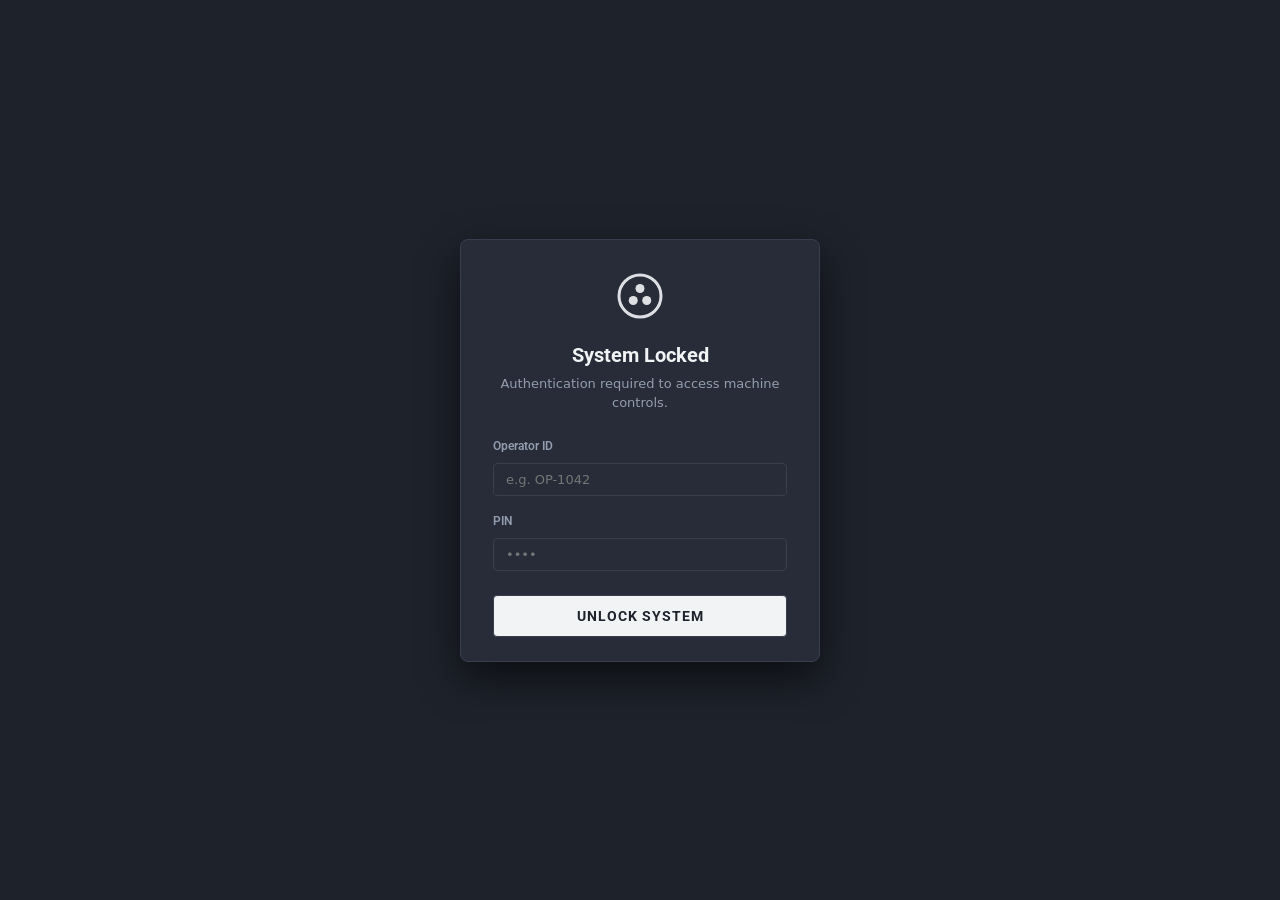
<file: index.html>
<!DOCTYPE html>
<html lang="en">
<head>
  <meta charset="UTF-8">
  <meta name="viewport" content="width=device-width, initial-scale=1.0">
  <title>Cable Specimen Producer — HMI Dashboard</title>
  
  <!-- Roboto and Roboto Mono Fonts -->
  <link rel="preconnect" href="https://fonts.googleapis.com">
  <link rel="preconnect" href="https://fonts.gstatic.com" crossorigin>
  <link href="https://fonts.googleapis.com/css2?family=Roboto+Mono:wght@400;500;600;700&family=Roboto:wght@300;400;500;700&display=swap" rel="stylesheet">
  
  <link rel="stylesheet" href="src/css/main.css?v=99999916">
</head>
<body>

    <!-- Authentication Overlay -->
    <div class="auth-overlay" id="auth-screen">
      <div class="auth-card">
        <div class="auth-header">
          <svg class="brand-logo" width="48" height="48" viewBox="0 0 32 32" fill="none" xmlns="http://www.w3.org/2000/svg">
            <circle cx="16" cy="16" r="14" stroke="var(--text-main)" stroke-width="2"/>
            <circle cx="16" cy="11" r="3" fill="var(--text-main)"/>
            <circle cx="11.5" cy="19" r="3" fill="var(--text-main)"/>
            <circle cx="20.5" cy="19" r="3" fill="var(--text-main)"/>
          </svg>
          <h2>System Locked</h2>
          <p class="text-muted" style="margin-top: 4px; font-size: 13px;">Authentication required to access machine controls.</p>
        </div>
        <div class="auth-body">
          <div class="form-group">
            <label class="form-label">Operator ID</label>
            <input type="text" class="form-control" id="auth-operator-id" placeholder="e.g. OP-1042" autocomplete="off">
          </div>
          <div class="form-group" style="margin-top: 16px;">
            <label class="form-label">PIN</label>
            <input type="password" class="form-control" id="auth-pin" placeholder="••••" autocomplete="off">
          </div>
          <div id="auth-error" style="color: var(--color-danger); font-size: 12px; margin-top: 12px; display: none;">Invalid Operator ID or PIN.</div>
        </div>
        <div class="auth-footer" style="margin-top: 24px;">
          <button class="btn btn-primary" id="btn-login" style="width: 100%; justify-content: center; padding: 12px; border-radius: var(--radius-sm); font-size: 14px; font-weight: 700; letter-spacing: 1px;">UNLOCK SYSTEM</button>
        </div>
      </div>
    </div>

  <div class="hmi-container">
    
    <!-- Top System Bar -->
    

    <!-- Main Workspace Layout -->
      <header class="hmi-topbar-mobile">
    <div class="topbar-brand">
      <svg class="brand-logo" width="22" height="22" viewBox="0 0 32 32" fill="none" xmlns="http://www.w3.org/2000/svg">
        <circle cx="16" cy="16" r="14" stroke="var(--text-main)" stroke-width="2"/>
        <circle cx="16" cy="11" r="3" fill="var(--text-main)"/>
        <circle cx="11.5" cy="19" r="3" fill="var(--text-main)"/>
        <circle cx="20.5" cy="19" r="3" fill="var(--text-main)"/>
      </svg>
      <span class="brand-title" style="font-size: 16px; font-weight: 700; color: var(--text-main); line-height: 1; transform: translateY(-1px);">CableSampler</span>
    </div>

      <!-- Mobile Dropdown Trigger (Visible only on mobile) -->
      <div class="mobile-dropdown-trigger-container">
        <button id="mobile-active-tab-trigger">
          <span class="nav-icon-wrapper">
            <img src="assets/currentjob.svg" alt="Current Job" class="nav-icon">
          </span>
          <span class="nav-label" style="font-weight: 500; font-size: 14px;">Current Job</span>
          <svg class="dropdown-arrow" width="16" height="16" viewBox="0 0 24 24" fill="none" stroke="currentColor" stroke-width="2" stroke-linecap="round" stroke-linejoin="round" style="margin-left: 4px; transition: transform 0.3s ease;"><path d="M9 18l6-6-6-6"/></svg>
        </button>
      </div>

    
    <nav class="topbar-nav">
      <button class="nav-item active" data-target="current-job" id="top-nav-current-job">
        <span class="nav-icon-wrapper"><img src="assets/currentjob.svg" alt="Current Job" class="nav-icon"></span>
        <span class="nav-label">Current Job</span>
      </button>
      <button class="nav-item" data-target="queue" id="top-nav-queue">
        <span class="nav-icon-wrapper"><img src="assets/queue.svg" alt="Queue" class="nav-icon"></span>
        <span class="nav-label">Queue</span>
      </button>
      <button class="nav-item" data-target="history" id="top-nav-history">
        <span class="nav-icon-wrapper"><img src="assets/history.svg" alt="History" class="nav-icon"></span>
        <span class="nav-label">History</span>
      </button>
      <button class="nav-item" data-target="settings" id="top-nav-settings">
        <span class="nav-icon-wrapper"><img src="assets/settings.svg" alt="Settings" class="nav-icon"></span>
        <span class="nav-label">Settings</span>
      </button>
    </nav>
    
    <button id="btn-topbar-create" class="btn btn-primary" style="border-radius: 100px; font-size: 14px; font-weight: 600; padding: 8px 16px; gap: 8px;">
      <svg width="16" height="16" viewBox="0 0 24 24" fill="none" stroke="currentColor" stroke-width="3" stroke-linecap="round"><path d="M12 5v14M5 12h14"/></svg>
      <span>Create</span>
    </button>
  </header>
  <div class="hmi-main-layout">
      
      <!-- Left Navigation Sidebar matching uiprototype.png -->
      <aside class="hmi-sidebar" aria-label="Navigation Menu">

        <nav class="nav-menu" id="main-nav">
          <!-- 1. Current Job -->
          <button class="nav-item active" data-target="current-job" id="nav-current-job">
            <span class="nav-icon-wrapper">
              <img src="assets/currentjob.svg" alt="Current Job" class="nav-icon">
            </span>
            <span class="nav-label">Current Job</span>
            
          </button>

          <!-- 2. Queue -->
          <button class="nav-item" data-target="queue" id="nav-queue">
            <span class="nav-icon-wrapper">
              <img src="assets/queue.svg" alt="Queue" class="nav-icon">
            </span>
            <span class="nav-label">Queue</span>
            
          </button>

          <!-- 3. History -->
          <button class="nav-item" data-target="history" id="nav-history">
            <span class="nav-icon-wrapper">
              <img src="assets/history.svg" alt="History" class="nav-icon">
            </span>
            <span class="nav-label">History</span>
            
          </button>

          <!-- 4. Settings -->
          <button class="nav-item" data-target="settings" id="nav-settings">
            <span class="nav-icon-wrapper">
              <img src="assets/settings.svg" alt="Settings" class="nav-icon">
            </span>
            <span class="nav-label">Settings</span>
            
          </button>


        <div class="sidebar-brand">
          
          <svg class="brand-logo" width="32" height="32" viewBox="0 0 32 32" fill="none" xmlns="http://www.w3.org/2000/svg" style="flex-shrink: 0;">
            <circle cx="16" cy="16" r="14" stroke="var(--text-main)" stroke-width="2"/>
            <circle cx="16" cy="11" r="3" fill="var(--text-main)"/>
            <circle cx="11.5" cy="19" r="3" fill="var(--text-main)"/>
            <circle cx="20.5" cy="19" r="3" fill="var(--text-main)"/>
          </svg>
          <div class="brand-text" style="display: flex; flex-direction: column; justify-content: center;">
            <h2 class="brand-title">Cable sampler</h2>
          </div>
        </div>
        </nav>

        <div class="sidebar-bottom">
          <div class="sidebar-status">
            <span class="status-indicator-dot"></span>
            <span class="mono text-muted">Active, Connected</span>
          </div>
        </div>

      </aside>

      <!-- Main Content Stage Area (Blue highlight area in uiprototype.png) -->
      <main class="hmi-content-viewport" id="content-viewport">

        <!-- ======================================================== -->
        <!-- SECTION 1: CURRENT JOB                                    -->
        <!-- ======================================================== -->
        <section class="hmi-section active" id="section-current-job" aria-labelledby="heading-current-job">
          
          <!-- Section Title Bar -->
          <div class="section-header">
            <div class="section-title-group">
              <img src="assets/currentjob.svg" alt="Current Job Icon" class="section-icon">
              <div>
                <h1 id="heading-current-job" class="section-title">Current Job</h1>
                <p class="section-subtitle">Monitor current execution sequence.</p>
              </div>
            </div>
            <div class="section-header-badges">
              <span class="badge badge-primary mono" id="current-job-id">JOB-2026-0842</span>
              <span class="badge badge-success" id="machine-state-badge">PROCESSING</span>
            </div>
          </div>

          <div class="current-job-content-mobile">
          <!-- Top Job Metadata Grid -->
          <div class="job-meta-grid">
            
            <!-- Sample Standards Card -->
            <div class="card meta-card" style="display: flex; flex-direction: column; justify-content: center;">
              <div class="card-caption">ACTIVE SAMPLE TYPE</div>
              <div class="sample-types-container" style="margin-top: 4px;">
                <div class="sample-type-row">
                  <span class="sample-name highlight-text" id="sample-standard-primary" style="font-size: 20px;">IS 10810 (Part 7)</span>
                </div>
                <div class="sample-type-desc" style="font-size: 13px; margin-top: 6px;">Hot Set Test Specimen (XLPE Core)</div>
              </div>
            </div>

            <!-- Progress & Cycle Times Card -->
            <div class="card meta-card">
              <div class="card-caption">PROGRESS & ESTIMATED TIME</div>
              <div class="progress-headline">
                <span class="progress-percent mono" id="job-progress-percent">68%</span>
                <span class="progress-eta-text">ETA: <strong class="mono" id="job-eta-time">01m 15s</strong></span>
              </div>
              <div class="progress-bar-track">
                <div class="progress-bar-fill" id="job-progress-fill" style="width: 68%;"></div>
              </div>
              <div class="time-metrics-row">
                <div class="metric-pair">
                  <span class="metric-lbl">Elapsed Cycle</span>
                  <span class="metric-val mono" id="job-elapsed-time">02m 45s</span>
                </div>
                <div class="metric-pair">
                  <span class="metric-lbl">Est. Total Cycle</span>
                  <span class="metric-val mono" id="job-total-time">04m 00s</span>
                </div>
                <div class="metric-pair">
                  <span class="metric-lbl">Specimens</span>
                  <span class="metric-val mono" id="job-specimen-count">4 / 6 Prepared</span>
                </div>
              </div>
            </div>

            <!-- Sample Measurements Card -->
            <div class="card meta-card">
              <div class="card-caption">SAMPLE DIMENSIONS & PARAMETERS</div>
              <div class="telemetry-mini-grid" style="margin-top: 12px;">
                <div class="mini-telemetry">
                  <span class="lbl">Outer diameter</span>
                  <span class="val mono" id="sensor-od">14.82 mm</span>
                </div>
                <div class="mini-telemetry">
                  <span class="lbl">Blade Depth</span>
                  <span class="val mono" id="sensor-depth">1.25 mm</span>
                </div>
                <div class="mini-telemetry">
                  <span class="lbl">Clamping Force</span>
                  <span class="val mono" id="sensor-clamp">3.2 bar</span>
                </div>
                <div class="mini-telemetry">
                  <span class="lbl">Feed Speed</span>
                  <span class="val mono" id="sensor-speed">45 mm/s</span>
                </div>
              </div>
            </div>

          </div>

          <!-- Main Workflow Stages Visualization -->
          <div class="card workflow-card">
            <div class="card-header-row">
              <div class="card-caption">STAGE</div>
              <div class="workflow-controls">
                <button class="btn btn-sm btn-noisy-stop" id="btn-pause-job"><span>STOP</span></button>
              </div>
            </div>

            <!-- Sequential Stages Tracker (Top Pipeline) -->
            <div class="stages-pipeline">
              
              <div class="pipeline-stage completed" id="stage-col-1">
                <div class="stage-step-num mono">1</div>
                <div class="stage-info">
                  <span class="stage-title">Stage 1: Test & Parameter Setup</span>
                  <span class="stage-status-text">Completed</span>
                </div>
              </div>
              
              <div class="pipeline-connector completed" id="connector-1"></div>

              <div class="pipeline-stage completed" id="stage-col-2">
                <div class="stage-step-num mono">2</div>
                <div class="stage-info">
                  <span class="stage-title">Stage 2: Cable Preparation</span>
                  <span class="stage-status-text">Completed</span>
                </div>
              </div>

              <div class="pipeline-connector completed" id="connector-2"></div>

              <div class="pipeline-stage active" id="stage-col-3">
                <div class="stage-step-num mono">3</div>
                <div class="stage-info">
                  <span class="stage-title">Stage 3: Cutting & Extraction</span>
                  <span class="stage-status-text">In Progress (Step 3.2)</span>
                </div>
              </div>

              <div class="pipeline-connector" id="connector-3"></div>

              <div class="pipeline-stage pending" id="stage-col-4">
                <div class="stage-step-num mono">4</div>
                <div class="stage-info">
                  <span class="stage-title">Stage 4: Finishing & Output</span>
                  <span class="stage-status-text">Pending</span>
                </div>
              </div>

            </div>

            <!-- Step-by-Step Breakdown Accordion/Grid -->
            <div class="workflow-steps-breakdown">
              
              <!-- Stage 1 Details -->
              <div class="stage-detail-block completed" data-stage="1">
                <div class="stage-block-header">
                  <span class="stage-pill mono">STAGE 1</span>
                  <h3>Test and Parameter Setup</h3>
                  <span class="status-tag success">Completed</span>
                </div>
                <ul class="substeps-list">
                  <li class="substep done">
                    <span class="substep-code mono">1.1</span>
                    <span class="substep-desc">Operator Selection (Cable Type &amp; Test Standard)</span>
                    <span class="substep-badge done">Passed</span>
                  </li>
                  <li class="substep done">
                    <span class="substep-code mono">1.2</span>
                    <span class="substep-desc">Recipe Loading</span>
                    <span class="substep-badge done">Passed</span>
                  </li>
                </ul>
              </div>

              <!-- Stage 2 Details -->
              <div class="stage-detail-block completed" data-stage="2">
                <div class="stage-block-header">
                  <span class="stage-pill mono">STAGE 2</span>
                  <h3>Cable Preparation</h3>
                  <span class="status-tag success">Completed</span>
                </div>
                <ul class="substeps-list">
                  <li class="substep done">
                    <span class="substep-code mono">2.1</span>
                    <span class="substep-desc">Automated Feeding</span>
                    <span class="substep-badge done">Feed OK</span>
                  </li>
                  <li class="substep done">
                    <span class="substep-code mono">2.2</span>
                    <span class="substep-desc">Cable Detection</span>
                    <span class="substep-badge done">Detected</span>
                  </li>
                  <li class="substep done">
                    <span class="substep-code mono">2.3</span>
                    <span class="substep-desc">Diameter Sensing</span>
                    <span class="substep-badge done">14.82 mm</span>
                  </li>
                  <li class="substep done">
                    <span class="substep-code mono">2.4</span>
                    <span class="substep-desc">Blade Depth Adjustment</span>
                    <span class="substep-badge done">1.25 mm</span>
                  </li>
                  <li class="substep done">
                    <span class="substep-code mono">2.5</span>
                    <span class="substep-desc">Clamping and Positioning</span>
                    <span class="substep-badge done">Clamped</span>
                  </li>
                </ul>
              </div>

              <!-- Stage 3 Details -->
              <div class="stage-detail-block active" data-stage="3">
                <div class="stage-block-header">
                  <span class="stage-pill mono">STAGE 3</span>
                  <h3>Cutting and Extraction</h3>
                  <span class="status-tag active">Active Stage</span>
                </div>
                <ul class="substeps-list">
                  <li class="substep done">
                    <span class="substep-code mono">3.1</span>
                    <span class="substep-desc">Outer Sheath Stripping</span>
                    <span class="substep-badge done">Stripped</span>
                  </li>
                  <li class="substep active">
                    <span class="substep-code mono">3.2</span>
                    <span class="substep-desc">Insulation Tube Extraction</span>
                    <span class="substep-badge active-spin">In Progress...</span>
                  </li>
                  <li class="substep pending">
                    <span class="substep-code mono">3.3</span>
                    <span class="substep-desc">Dumbbell Specimen Cutting</span>
                    <span class="substep-badge pending">Queued</span>
                  </li>
                </ul>
              </div>

              <!-- Stage 4 Details -->
              <div class="stage-detail-block pending" data-stage="4">
                <div class="stage-block-header">
                  <span class="stage-pill mono">STAGE 4</span>
                  <h3>Finishing and Output</h3>
                  <span class="status-tag pending">Pending</span>
                </div>
                <ul class="substeps-list">
                  <li class="substep pending">
                    <span class="substep-code mono">4.1</span>
                    <span class="substep-desc">Gauge Line Marking</span>
                    <span class="substep-badge pending">Queued</span>
                  </li>
                  <li class="substep pending">
                    <span class="substep-code mono">4.2</span>
                    <span class="substep-desc">Tray Ejection <em class="muted-note">(triggers Next Specimen Loop back to 2.1)</em></span>
                    <span class="substep-badge pending">Queued</span>
                  </li>
                </ul>
              </div>

            </div>
          </div>

        </section>


        <!-- ======================================================== -->
        <!-- SECTION 2: JOB QUEUE                                      -->
        <!-- ======================================================== -->
        <section class="hmi-section" id="section-queue" aria-labelledby="heading-queue">
          
          <div class="section-header">
            <div class="section-title-group">
              <img src="assets/queue.svg" alt="Job Queue Icon" class="section-icon">
              <div>
                <h1 id="heading-queue" class="section-title">Job Queue</h1>
                <p class="section-subtitle">Manage queued jobs.</p>
              </div>
            </div>
            <div class="section-header-badges">
              <span class="badge badge-info mono" id="queue-count-badge">4 Jobs Queued</span>
              
            </div>
          </div>

          <!-- Queue Overview Stats Cards -->
          <div class="queue-stats-row">
            <div class="card stat-card">
              <span class="stat-caption">QUEUED RUNTIME</span>
              <span class="stat-val mono" id="queue-total-runtime">18m 30s</span>
              <span class="stat-sub">Estimated backlog</span>
            </div>
            <div class="card stat-card">
              <span class="stat-caption">NEXT DISPATCH</span>
              <span class="stat-val mono" id="queue-next-dispatch">19:30:15</span>
              <span class="stat-sub">After current batch completes</span>
            </div>
            
          </div>

          <!-- Queue Table -->
          <div class="card table-card">
            <div class="card-caption">CURRENT EXECUTION SCHEDULE</div>
            <div class="table-responsive">
              <table class="hmi-table" id="queue-table">
                <thead>
                  <tr>
                    <th>Seq</th>
                    <th>Job ID &amp; Name</th>
                    <th>Standard Specification</th>
                    <th>Specimens</th>
                    <th>Est. Start Time</th>
                    <th>Est. Duration</th>
                    <th>Priority</th>
                    <th>Actions</th>
                  </tr>
                </thead>
                <tbody id="queue-table-body"></tbody>
              </table>
            </div>
          </div>

        </section>


        <!-- ======================================================== -->
        <!-- SECTION 3: JOB HISTORY                                    -->
        <!-- ======================================================== -->
        <section class="hmi-section" id="section-history" aria-labelledby="heading-history">
          
          <div class="section-header">
            <div class="section-title-group">
              <img src="assets/history.svg" alt="Job History Icon" class="section-icon">
              <div>
                <h1 id="heading-history" class="section-title">Job History</h1>
                <p class="section-subtitle">Execution logs, verification outcome &amp; specimen quality records</p>
              </div>
            </div>
            <div class="section-header-badges">
              <div class="filter-btn-group">
                <button class="btn btn-sm btn-filter active" data-filter="all">All Jobs</button>
                <button class="btn btn-sm btn-filter" data-filter="success">Successful</button>
                <button class="btn btn-sm btn-filter" data-filter="failure">Failed</button>
              </div>
            </div>
          </div>

          <!-- History Performance KPI Row -->
          <div class="history-kpi-row">
            <div class="card stat-card">
              <span class="stat-caption">TOTAL COMPLETED</span>
              <span class="stat-val mono">142</span>
              <span class="stat-sub">Recorded production cycles</span>
            </div>
            <div class="card stat-card">
              <span class="stat-caption">SUCCESS RATE</span>
              <span class="stat-val mono text-success">95.8%</span>
              <span class="stat-sub">136 passed / 6 failed</span>
            </div>
            <div class="card stat-card">
              <span class="stat-caption">AVG SPECIMEN CYCLE</span>
              <span class="stat-val mono">03m 48s</span>
              <span class="stat-sub">Across IS 10810 / IS 7098</span>
            </div>
          </div>

          <!-- History Table with requested SVGs for Success / Failure -->
          <div class="card table-card">
            <div class="card-caption">RECENT PRODUCTION LOGS</div>
            <div class="table-responsive">
              <table class="hmi-table" id="history-table">
                <thead>
                  <tr>
                    <th>Status</th>
                    <th>Job Name &amp; ID</th>
                    <th>Sample Standard</th>
                    <th>Specimens</th>
                    <th>Completed At</th>
                    <th>Duration</th>
                    <th>Operator</th>
                    <th>Diagnostic Summary</th>
                  </tr>
                </thead>
                <tbody id="history-table-body">
                  
                  <!-- Row 1: Success -->
                  <tr class="history-row status-success-row" data-status="success">
                    <td>
                      <div class="status-cell success">
                        <img src="assets/success-circle.svg" alt="Success: Green tick surrounded by circle" class="status-icon" width="22" height="22">
                        <span class="status-label success">SUCCESS</span>
                      </div>
                    </td>
                    <td>
                      <strong class="mono job-code">JOB-2026-0841</strong>
                      <div class="job-subdesc">XLPE Outer Sheath Dumbbell 75mm</div>
                    </td>
                    <td><span class="table-standard-pill mono">IS 10810 (Part 2)</span></td>
                    <td class="mono">6 / 6 pcs</td>
                    <td class="mono">19:18:22</td>
                    <td class="mono">03m 52s</td>
                    <td>Tech. R. Sharma</td>
                    <td class="text-muted">All specimens within ±0.02 mm tolerance.</td>
                  </tr>

                  <!-- Row 2: Success -->
                  <tr class="history-row status-success-row" data-status="success">
                    <td>
                      <div class="status-cell success">
                        <img src="assets/success-circle.svg" alt="Success: Green tick surrounded by circle" class="status-icon" width="22" height="22">
                        <span class="status-label success">SUCCESS</span>
                      </div>
                    </td>
                    <td>
                      <strong class="mono job-code">JOB-2026-0840</strong>
                      <div class="job-subdesc">IS 7098 Part 2 Dumbbell Cut</div>
                    </td>
                    <td><span class="table-standard-pill mono">IS 7098 (Part 1)</span></td>
                    <td class="mono">12 / 12 pcs</td>
                    <td class="mono">18:54:10</td>
                    <td class="mono">07m 40s</td>
                    <td>Tech. R. Sharma</td>
                    <td class="text-muted">Batch quality verified; tray ejected smoothly.</td>
                  </tr>

                  <!-- Row 3: Failure -->
                  <tr class="history-row status-failure-row" data-status="failure">
                    <td>
                      <div class="status-cell failure">
                        <img src="assets/failure-circle.svg" alt="Failure: Red cross surrounded by circle" class="status-icon" width="22" height="22">
                        <span class="status-label failure">FAILURE</span>
                      </div>
                    </td>
                    <td>
                      <strong class="mono job-code">JOB-2026-0839</strong>
                      <div class="job-subdesc">High Voltage XLPE Core Stripping</div>
                    </td>
                    <td><span class="table-standard-pill mono">IS 7098 (Part 2)</span></td>
                    <td class="mono">2 / 6 pcs</td>
                    <td class="mono">18:22:05</td>
                    <td class="mono">01m 45s</td>
                    <td>Tech. A. Mehta</td>
                    <td class="text-danger">Stage 2.3 OD variance > 1.8mm; blade clamp auto-aborted.</td>
                  </tr>

                  <!-- Row 4: Success -->
                  <tr class="history-row status-success-row" data-status="success">
                    <td>
                      <div class="status-cell success">
                        <img src="assets/success-circle.svg" alt="Success: Green tick surrounded by circle" class="status-icon" width="22" height="22">
                        <span class="status-label success">SUCCESS</span>
                      </div>
                    </td>
                    <td>
                      <strong class="mono job-code">JOB-2026-0838</strong>
                      <div class="job-subdesc">Water Absorption Specimen Disc Prep</div>
                    </td>
                    <td><span class="table-standard-pill mono">IS 10810 (Part 33)</span></td>
                    <td class="mono">8 / 8 pcs</td>
                    <td class="mono">17:48:30</td>
                    <td class="mono">05m 10s</td>
                    <td>Tech. A. Mehta</td>
                    <td class="text-muted">Rotary disc cutter nominal cut; gauge verified.</td>
                  </tr>

                  <!-- Row 5: Failure -->
                  <tr class="history-row status-failure-row" data-status="failure">
                    <td>
                      <div class="status-cell failure">
                        <img src="assets/failure-circle.svg" alt="Failure: Red cross surrounded by circle" class="status-icon" width="22" height="22">
                        <span class="status-label failure">FAILURE</span>
                      </div>
                    </td>
                    <td>
                      <strong class="mono job-code">JOB-2026-0837</strong>
                      <div class="job-subdesc">Armoured Sheath Extraction</div>
                    </td>
                    <td><span class="table-standard-pill mono">IS 10810 (Part 2)</span></td>
                    <td class="mono">0 / 4 pcs</td>
                    <td class="mono">17:15:12</td>
                    <td class="mono">00m 42s</td>
                    <td>Tech. A. Mehta</td>
                    <td class="text-danger">Stage 2.1 Feeding slippage detected on feeder roller.</td>
                  </tr>

                  <!-- Row 6: Success -->
                  <tr class="history-row status-success-row" data-status="success">
                    <td>
                      <div class="status-cell success">
                        <img src="assets/success-circle.svg" alt="Success: Green tick surrounded by circle" class="status-icon" width="22" height="22">
                        <span class="status-label success">SUCCESS</span>
                      </div>
                    </td>
                    <td>
                      <strong class="mono job-code">JOB-2026-0836</strong>
                      <div class="job-subdesc">LT XLPE Sheathed Cable Dumbbell</div>
                    </td>
                    <td><span class="table-standard-pill mono">IS 7098 (Part 1)</span></td>
                    <td class="mono">5 / 5 pcs</td>
                    <td class="mono">16:50:04</td>
                    <td class="mono">03m 22s</td>
                    <td>Tech. R. Sharma</td>
                    <td class="text-muted">Batch test completed with 0 errors.</td>
                  </tr>

                </tbody>
              </table>
            </div>
          </div>

        </section>


        <!-- ======================================================== -->
        <!-- SECTION 4: SETTINGS                                       -->
        <!-- ======================================================== -->
        <section class="hmi-section" id="section-settings" aria-labelledby="heading-settings">
          
          <div class="section-header">
            <div class="section-title-group">
              <img src="assets/settings.svg" alt="Settings Icon" class="section-icon">
              <div>
                <h1 id="heading-settings" class="section-title">HMI Settings</h1>
                <p class="section-subtitle">System configuration, language, engineering units &amp; network parameters</p>
              </div>
            </div>
            <div class="section-header-badges">
              <button class="btn btn-sm btn-secondary" id="btn-reset-tour" style="border-color: var(--color-info); color: var(--color-info);">Restart Tour</button>
              <button class="btn btn-sm btn-secondary" id="btn-reset-settings">Reset Defaults</button>
              <button class="btn btn-sm btn-primary" id="btn-save-settings">Save All Settings</button>
            </div>
          </div>

          <!-- Settings Form Grid -->
          <form class="settings-grid" id="hmi-settings-form" onsubmit="event.preventDefault(); window.HMI.saveSettings();">
            
            <!-- Group 1: Language & Localization -->
            <div class="card settings-card">
              <div class="card-caption">LANGUAGE &amp; REGIONAL LOCALIZATION</div>
              
              <div class="form-group">
                <label for="setting-language" class="form-label">System Language</label>
                <select id="setting-language" class="form-control">
                  <option value="en" selected>English (US / UK)</option>
                  <option value="de">Deutsch (German)</option>
                  <option value="fr">Français (French)</option>
                  <option value="es">Español (Spanish)</option>
                  <option value="hi">हिन्दी (Hindi)</option>
                </select>
                <span class="form-hint">Controls HMI display language and report exports.</span>
              </div>

              <div class="form-group">
                <label for="setting-timezone" class="form-label">Timezone</label>
                <select id="setting-timezone" class="form-control mono">
                  <option value="UTC+05:30" selected>IST (UTC+05:30) — New Delhi</option>
                  <option value="UTC+00:00">UTC (UTC+00:00) — London</option>
                  <option value="UTC+01:00">CET (UTC+01:00) — Berlin / Paris</option>
                  <option value="UTC-05:00">EST (UTC-05:00) — New York</option>
                </select>
              </div>

              <div class="form-group">
                <label for="setting-time-format" class="form-label">Time Display Format</label>
                <div class="radio-toggle-group">
                  <label class="radio-label">
                    <input type="radio" name="timeFormat" value="24" checked> 24-Hour (19:30:00)
                  </label>
                  <label class="radio-label">
                    <input type="radio" name="timeFormat" value="12"> 12-Hour (07:30:00 PM)
                  </label>
                </div>
              </div>
            </div>

            <!-- Group 2: Units of Measurement -->
            <div class="card settings-card">
              <div class="card-caption">ENGINEERING UNITS &amp; STANDARDS</div>
              
              <div class="form-group">
                <label for="setting-units-system" class="form-label">Measurement Unit System</label>
                <select id="setting-units-system" class="form-control">
                  <option value="metric" selected>Metric (mm, °C, bar, mm/s)</option>
                  <option value="imperial">Imperial (in, °F, psi, in/s)</option>
                </select>
                <span class="form-hint">IS 10810 and IS 7098 standards require SI Metric measurements.</span>
              </div>

              <div class="form-group">
                <label for="setting-decimal-precision" class="form-label">Gauge Measurement Precision</label>
                <select id="setting-decimal-precision" class="form-control mono">
                  <option value="2" selected>0.01 mm (Standard IS 10810)</option>
                  <option value="3">0.001 mm (High Precision Micrometer)</option>
                  <option value="1">0.1 mm (Rough Cut)</option>
                </select>
              </div>

              <div class="form-group">
                <label for="setting-pressure-unit" class="form-label">Pneumatic Clamping Unit</label>
                <select id="setting-pressure-unit" class="form-control mono">
                  <option value="bar" selected>bar</option>
                  <option value="kPa">kPa</option>
                  <option value="psi">psi</option>
                </select>
              </div>
            </div>

            <!-- Group 3: Network & SCADA Connectivity -->
            <div class="card settings-card">
              <div class="card-caption">NETWORK &amp; SCADA / PLC PROTOCOLS</div>
              
              <div class="form-row">
                <div class="form-group col-6">
                  <label for="setting-ip-address" class="form-label">Static IP Address</label>
                  <input type="text" id="setting-ip-address" class="form-control mono" value="192.168.1.120" placeholder="192.168.1.120">
                </div>
                <div class="form-group col-6">
                  <label for="setting-subnet-mask" class="form-label">Subnet Mask</label>
                  <input type="text" id="setting-subnet-mask" class="form-control mono" value="255.255.255.0" placeholder="255.255.255.0">
                </div>
              </div>

              <div class="form-row">
                <div class="form-group col-6">
                  <label for="setting-gateway" class="form-label">Default Gateway</label>
                  <input type="text" id="setting-gateway" class="form-control mono" value="192.168.1.1" placeholder="192.168.1.1">
                </div>
                <div class="form-group col-6">
                  <label for="setting-port" class="form-label">OPC UA / Modbus Port</label>
                  <input type="number" id="setting-port" class="form-control mono" value="4840" placeholder="4840">
                </div>
              </div>

              <div class="form-group">
                <label for="setting-protocol" class="form-label">Industrial Bus Protocol</label>
                <select id="setting-protocol" class="form-control mono">
                  <option value="opcua" selected>OPC UA (IEC 62541)</option>
                  <option value="modbus">Modbus TCP / IP (Port 502)</option>
                  <option value="profinet">PROFINET Industrial Ethernet</option>
                  <option value="mqtt">MQTT / Sparkplug B Telemetry</option>
                </select>
              </div>

              <div class="network-test-action">
                <button type="button" class="btn btn-secondary btn-sm" id="btn-test-network">Test Network Ping</button>
                <span class="network-status-result mono" id="network-ping-result">Status: Connected (2ms)</span>
              </div>
            </div>

            <!-- Group 4: Machine Safety & Operation -->
            <div class="card settings-card">
              <div class="card-caption">MACHINE SAFETY &amp; OPERATOR CONTROLS</div>
              
              <div class="form-group">
                <label class="toggle-switch-label">
                  <input type="checkbox" id="setting-auto-eject" checked>
                  <span class="toggle-slider"></span>
                  <span class="toggle-text">Auto Tray Ejection upon Specimen Completion (Stage 4.2)</span>
                </label>
              </div>

              <div class="form-group">
                <label class="toggle-switch-label">
                  <input type="checkbox" id="setting-safety-door" checked>
                  <span class="toggle-slider"></span>
                  <span class="toggle-text">Interlock Enclosure Door Safety Guard</span>
                </label>
              </div>

              <div class="form-group">
                <label class="toggle-switch-label">
                  <input type="checkbox" id="setting-audio-buzzer" checked>
                  <span class="toggle-slider"></span>
                  <span class="toggle-text">Audible Buzzer on Cycle End &amp; Faults</span>
                </label>
              </div>

              <div class="form-group">
                <label for="setting-blade-threshold" class="form-label">Blade Replacement Warning (Cuts)</label>
                <input type="number" id="setting-blade-threshold" class="form-control mono" value="500" min="50" max="5000">
                <span class="form-hint">Current blade counter: 142 cuts since last calibration.</span>
              </div>
            </div>

          </form>

          <!-- Toast Notification Container -->
          <div class="toast-notification" id="settings-toast" role="alert" aria-live="polite">
            <span class="toast-icon">✓</span>
            <span class="toast-message">Settings saved successfully to persistent HMI storage!</span>
          </div>

        </section>

      </main>

    </div>

  </div>


    <!-- Job Creation Modal -->
    <div class="modal-overlay" id="job-creation-modal">
      <div class="modal-card">
        <div class="modal-header">
          <h3 class="modal-title">Create New Job</h3>
          <button class="btn-close-modal" id="btn-close-modal">✕</button>
        </div>
        
        <div class="modal-body">
          <div class="form-group">
            <label class="form-label">Target Sample Standard</label>
            <select class="form-control" id="new-job-standard">
              <option value="IS 10810 (Part 2)">IS 10810 (Part 2) — Tensile Strength Test</option>
              <option value="IS 10810 (Part 7)">IS 10810 (Part 7) — Hot Set Test Specimen</option>
              <option value="IS 10810 (Part 33)">IS 10810 (Part 33) — Water Absorption Test</option>
              <option value="IS 7098 (Part 1)">IS 7098 (Part 1) — Cables up to 1100V</option>
              <option value="IS 7098 (Part 2)">IS 7098 (Part 2) — Cables from 3.3kV to 33kV</option>
            </select>
          </div>

          <div class="form-row" style="display: flex; gap: 16px; margin-top: 16px;">
            <div class="form-group col-6">
              <label class="form-label">Quantity (Specimens)</label>
              <input type="number" class="form-control" id="new-job-qty" value="6" min="1" max="50">
            </div>
            <div class="form-group col-6">
              <label class="form-label">Execution Priority</label>
              <select class="form-control" id="new-job-priority">
                <option value="normal">Normal</option>
                <option value="high">High</option>
                <option value="low">Low</option>
              </select>
            </div>
          </div>
          
          <div class="form-group" style="margin-top: 16px;">
            <label class="form-label">Execution Schedule</label>
            <div class="schedule-options" style="display: flex; flex-direction: column; gap: 12px; margin-top: 8px;">
              <label class="radio-label">
                <input type="radio" name="job-schedule" value="run" checked>
                <span class="radio-custom"></span>
                <span class="radio-text">Run Immediately</span>
              </label>
              <label class="radio-label">
                <input type="radio" name="job-schedule" value="queue-next">
                <span class="radio-custom"></span>
                <span class="radio-text">Add Next in Queue (Execute after current)</span>
              </label>
              <label class="radio-label">
                <input type="radio" name="job-schedule" value="queue-last">
                <span class="radio-custom"></span>
                <span class="radio-text">Add Last in Queue</span>
              </label>
              <div style="display: flex; align-items: center; gap: 12px;">
                <label class="radio-label" style="flex-shrink: 0;">
                  <input type="radio" name="job-schedule" value="queue-custom">
                  <span class="radio-custom"></span>
                  <span class="radio-text">Custom Position:</span>
                </label>
                <input type="number" class="form-control" id="new-job-custom-pos" value="2" min="1" max="99" style="width: 80px; padding: 4px 8px;">
              </div>
            </div>
          </div>
        </div>

        <div class="modal-footer">
          <button class="btn btn-secondary" id="btn-cancel-job">Cancel</button>
          <button class="btn btn-primary" id="btn-submit-job">Dispatch Job</button>
        </div>
      </div>
    </div>

  <script type="module" src="src/js/main.js?v=99999918"></script>
</body>
</html>
</file>
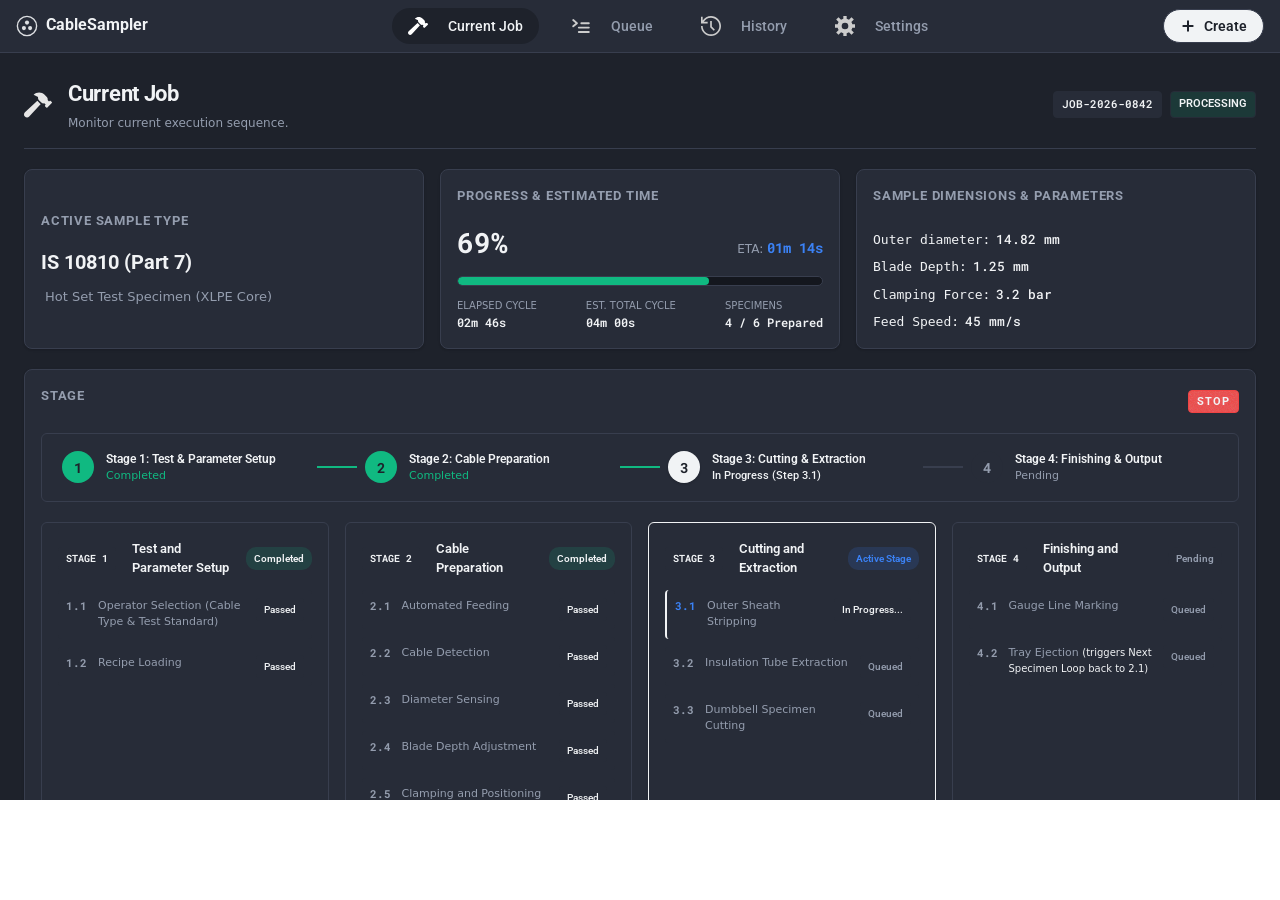
<file: tests/capture_harness.html>
<!DOCTYPE html>
<html>
<head>
  <style>
    body, html { margin: 0; padding: 0; width: 100%; height: 100%; overflow: hidden; }
    iframe { width: 1280px; height: 800px; border: none; }
  </style>
</head>
<body>
  <iframe id="app-frame" src="/index.html"></iframe>
  <script>
    const params = new URLSearchParams(window.location.search);
    const view = params.get('view') || 'current-job';
    const unlock = params.get('unlock') !== '0';
    const modal = params.get('modal') === '1';
    const pause = params.get('pause') === '1';
    const estop = params.get('estop') === '1';
    const filter = params.get('filter');

    const frame = document.getElementById('app-frame');
    frame.onload = () => {
      const doc = frame.contentDocument;
      const win = frame.contentWindow;

      // Disable CSS transitions and animations for 100% deterministic rendering
      const noAnimStyle = doc.createElement('style');
      noAnimStyle.textContent = '*, *::before, *::after { transition: none !important; animation: none !important; }';
      doc.head.appendChild(noAnimStyle);

      // Mock alert and confirm to avoid dialog blocking in headless Chrome
      win.alert = () => {};
      win.confirm = () => true;

      // 1. Handle auth unlock
      if (unlock) {
        const authScreen = doc.getElementById('auth-screen');
        if (authScreen) authScreen.classList.add('hidden');
      }

      // 2. Freeze dynamic clock & uptime for 100% deterministic visual regression
      const clock = doc.getElementById('header-clock');
      if (clock) clock.textContent = '19:28:45';
      const headerUptime = doc.getElementById('header-uptime');
      if (headerUptime) headerUptime.textContent = '28h 14m 32s';
      const jobUptime = doc.getElementById('current-job-uptime');
      if (jobUptime) jobUptime.textContent = '28h 14m 32s';
      const elapsed = doc.getElementById('job-elapsed-time');
      if (elapsed) elapsed.textContent = '02m 45s';
      const eta = doc.getElementById('job-eta-time');
      if (eta) eta.textContent = '01m 15s';
      const pct = doc.getElementById('job-progress-percent');
      if (pct) pct.textContent = '68%';
      const fill = doc.getElementById('job-progress-fill');
      if (fill) fill.style.width = '68%';

      // 3. Switch view
      if (win.HMI && win.HMI.switchView) {
        win.HMI.switchView(view);
      }

      // 4. Modal state
      if (modal && win.HMI) {
        const modalEl = doc.getElementById('job-creation-modal');
        if (modalEl) modalEl.classList.add('show');
      }

      // 5. Pause state
      if (pause && win.HMI) {
        win.HMI.togglePause();
      }

      // 6. E-stop state
      if (estop && win.HMI) {
        win.HMI.triggerEstop();
      }

      // 7. Filter history
      if (filter && win.HMI && win.HMI.filterHistory) {
        win.HMI.filterHistory(filter);
      }

      // Mark ready for screenshot
      document.body.setAttribute('data-ready', 'true');
      console.log('VIEW_READY_FOR_SCREENSHOT: ' + view);
    };
  </script>
</body>
</html>
</file>
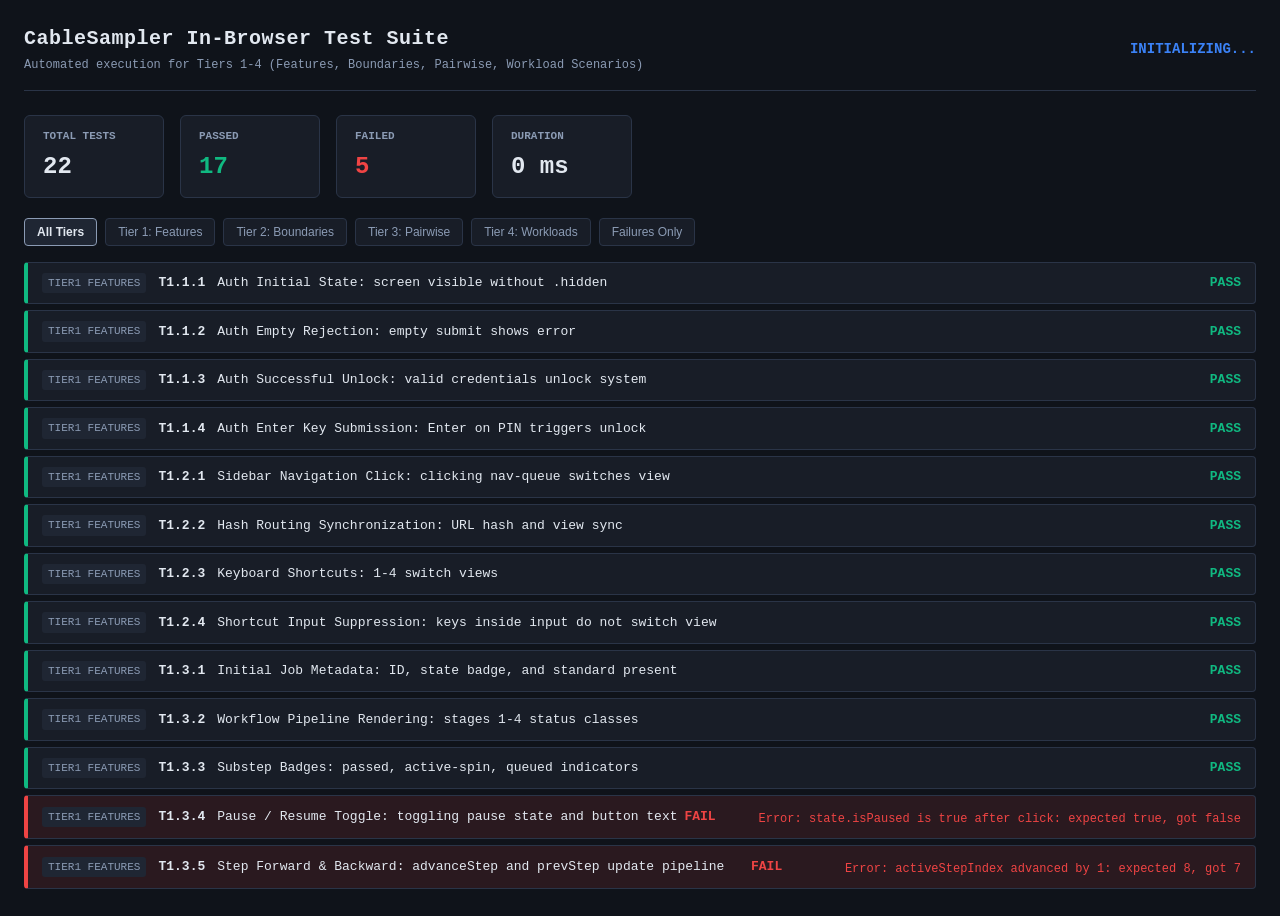
<file: tests/runner.html>
<!DOCTYPE html>
<html lang="en">
<head>
  <meta charset="UTF-8">
  <title>CableSampler Automated Test Runner (Tiers 1-4)</title>
  <style>
    :root {
      --bg-dark: #0f131a;
      --bg-card: #181d27;
      --bg-card-sub: #1f2633;
      --border: #2a3447;
      --text: #e2e8f0;
      --text-muted: #8b9bb4;
      --pass: #10b981;
      --pass-bg: rgba(16, 185, 129, 0.12);
      --fail: #ef4444;
      --fail-bg: rgba(239, 68, 68, 0.12);
      --running: #3b82f6;
    }

    * { margin: 0; padding: 0; box-sizing: border-box; }
    body {
      font-family: -apple-system, BlinkMacSystemFont, "Segoe UI", Roboto, monospace;
      background: var(--bg-dark);
      color: var(--text);
      padding: 24px;
      line-height: 1.5;
    }

    header {
      display: flex;
      justify-content: space-between;
      align-items: center;
      margin-bottom: 24px;
      border-bottom: 1px solid var(--border);
      padding-bottom: 16px;
    }

    h1 { font-size: 20px; font-weight: 700; letter-spacing: 0.5px; }

    .summary-bar {
      display: flex;
      gap: 16px;
      margin-bottom: 20px;
    }

    .stat-card {
      background: var(--bg-card);
      border: 1px solid var(--border);
      border-radius: 6px;
      padding: 12px 18px;
      min-width: 140px;
    }

    .stat-label { font-size: 11px; text-transform: uppercase; color: var(--text-muted); font-weight: 600; }
    .stat-value { font-size: 24px; font-weight: 700; margin-top: 4px; font-family: monospace; }
    .stat-value.pass { color: var(--pass); }
    .stat-value.fail { color: var(--fail); }

    .tier-filter {
      display: flex;
      gap: 8px;
      margin-bottom: 16px;
    }

    .tier-btn {
      background: var(--bg-card);
      border: 1px solid var(--border);
      color: var(--text-muted);
      padding: 6px 12px;
      border-radius: 4px;
      cursor: pointer;
      font-size: 12px;
    }
    .tier-btn.active {
      background: var(--bg-card-sub);
      color: var(--text);
      border-color: var(--text-muted);
      font-weight: 600;
    }

    #test-log {
      display: flex;
      flex-direction: column;
      gap: 6px;
      max-height: 70vh;
      overflow-y: auto;
    }

    .test-item {
      background: var(--bg-card);
      border: 1px solid var(--border);
      border-radius: 4px;
      padding: 10px 14px;
      display: flex;
      justify-content: space-between;
      align-items: center;
      font-size: 13px;
      font-family: monospace;
    }

    .test-item.pass { border-left: 4px solid var(--pass); }
    .test-item.fail { border-left: 4px solid var(--fail); background: var(--fail-bg); }

    .test-info { display: flex; align-items: center; gap: 12px; }
    .test-tier {
      font-size: 11px;
      padding: 2px 6px;
      border-radius: 3px;
      background: var(--bg-card-sub);
      color: var(--text-muted);
    }
    .test-status { font-weight: 700; }
    .test-status.PASS { color: var(--pass); }
    .test-status.FAIL { color: var(--fail); }

    .test-error {
      color: var(--fail);
      font-size: 12px;
      margin-top: 4px;
      padding-left: 36px;
    }

    #app-frame {
      width: 1280px;
      height: 800px;
      position: absolute;
      left: -9999px;
      top: -9999px;
      border: none;
    }
  </style>
</head>
<body>
  <header>
    <div>
      <h1>CableSampler In-Browser Test Suite</h1>
      <p style="color: var(--text-muted); font-size: 12px; margin-top: 2px;">
        Automated execution for Tiers 1-4 (Features, Boundaries, Pairwise, Workload Scenarios)
      </p>
    </div>
    <div id="suite-status" style="font-size: 14px; font-weight: 700; color: var(--running);">
      INITIALIZING...
    </div>
  </header>

  <div class="summary-bar">
    <div class="stat-card">
      <div class="stat-label">Total Tests</div>
      <div class="stat-value" id="stat-total">0</div>
    </div>
    <div class="stat-card">
      <div class="stat-label">Passed</div>
      <div class="stat-value pass" id="stat-passed">0</div>
    </div>
    <div class="stat-card">
      <div class="stat-label">Failed</div>
      <div class="stat-value fail" id="stat-failed">0</div>
    </div>
    <div class="stat-card">
      <div class="stat-label">Duration</div>
      <div class="stat-value" id="stat-duration">0 ms</div>
    </div>
  </div>

  <div class="tier-filter">
    <button class="tier-btn active" data-filter="all">All Tiers</button>
    <button class="tier-btn" data-filter="tier1">Tier 1: Features</button>
    <button class="tier-btn" data-filter="tier2">Tier 2: Boundaries</button>
    <button class="tier-btn" data-filter="tier3">Tier 3: Pairwise</button>
    <button class="tier-btn" data-filter="tier4">Tier 4: Workloads</button>
    <button class="tier-btn" data-filter="failures">Failures Only</button>
  </div>

  <div id="test-log"></div>

  <!-- Target Container for Headless DOM Scraping -->
  <div id="test-results" data-status="running" data-total="0" data-passed="0" data-failed="0"></div>

  <iframe id="app-frame" src="/index.html"></iframe>

  <script type="module" src="./test_suite.js"></script>
</body>
</html>
</file>
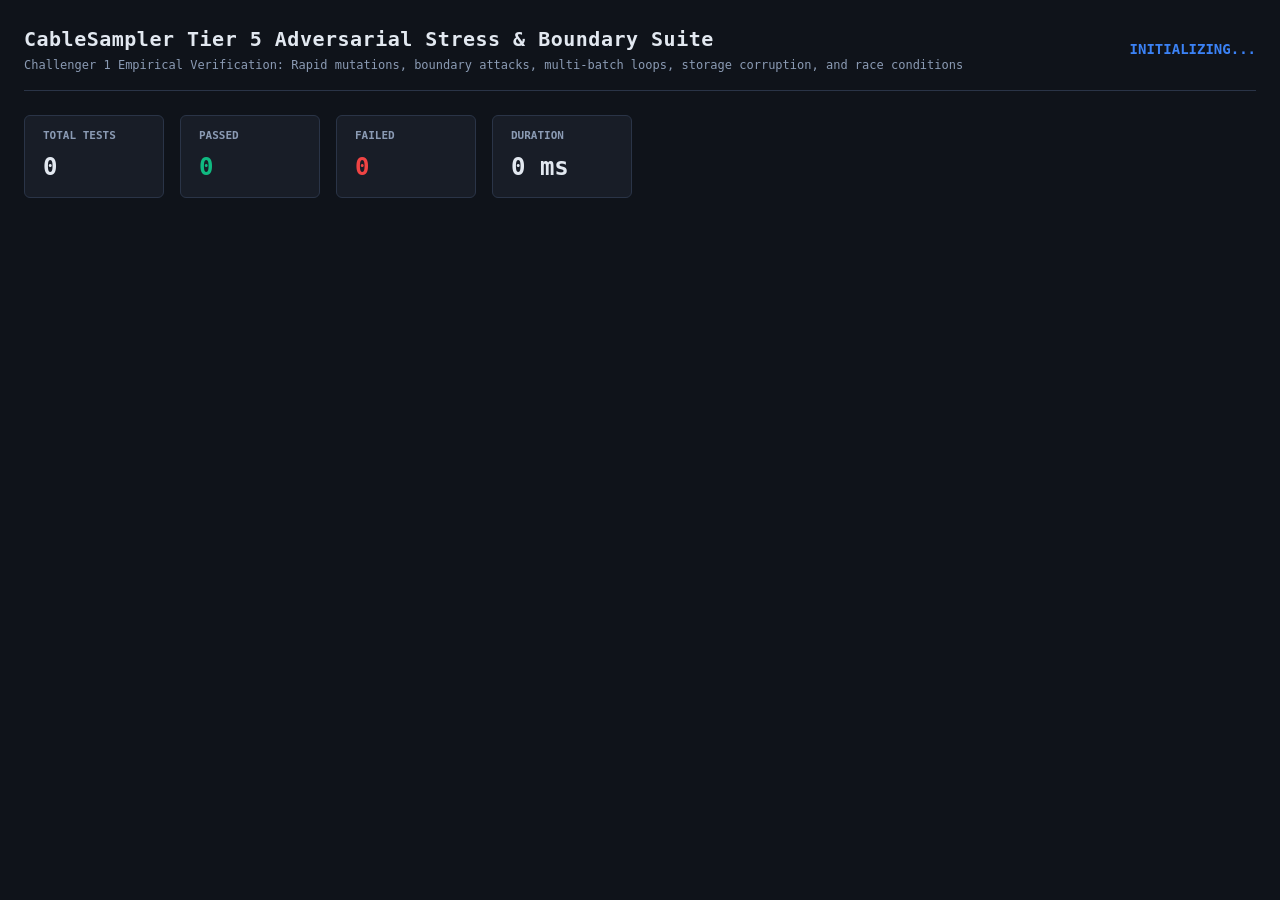
<file: tests/stress_runner.html>
<!DOCTYPE html>
<html lang="en">
<head>
  <meta charset="UTF-8">
  <title>CableSampler Adversarial Stress & Boundary Test Runner (Tier 5)</title>
  <style>
    :root {
      --bg-dark: #0f131a;
      --bg-card: #181d27;
      --bg-card-sub: #1f2633;
      --border: #2a3447;
      --text: #e2e8f0;
      --text-muted: #8b9bb4;
      --pass: #10b981;
      --pass-bg: rgba(16, 185, 129, 0.12);
      --fail: #ef4444;
      --fail-bg: rgba(239, 68, 68, 0.12);
      --running: #3b82f6;
    }

    * { margin: 0; padding: 0; box-sizing: border-box; }
    body {
      font-family: -apple-system, BlinkMacSystemFont, "Segoe UI", Roboto, monospace;
      background: var(--bg-dark);
      color: var(--text);
      padding: 24px;
      line-height: 1.5;
    }

    header {
      display: flex;
      justify-content: space-between;
      align-items: center;
      margin-bottom: 24px;
      border-bottom: 1px solid var(--border);
      padding-bottom: 16px;
    }

    h1 { font-size: 20px; font-weight: 700; letter-spacing: 0.5px; }

    .summary-bar {
      display: flex;
      gap: 16px;
      margin-bottom: 20px;
    }

    .stat-card {
      background: var(--bg-card);
      border: 1px solid var(--border);
      border-radius: 6px;
      padding: 12px 18px;
      min-width: 140px;
    }

    .stat-label { font-size: 11px; text-transform: uppercase; color: var(--text-muted); font-weight: 600; }
    .stat-value { font-size: 24px; font-weight: 700; margin-top: 4px; font-family: monospace; }
    .stat-value.pass { color: var(--pass); }
    .stat-value.fail { color: var(--fail); }

    #test-log {
      display: flex;
      flex-direction: column;
      gap: 6px;
      max-height: 70vh;
      overflow-y: auto;
    }

    .test-item {
      background: var(--bg-card);
      border: 1px solid var(--border);
      border-radius: 4px;
      padding: 10px 14px;
      display: flex;
      justify-content: space-between;
      align-items: center;
      font-size: 13px;
      font-family: monospace;
    }

    .test-item.pass { border-left: 4px solid var(--pass); }
    .test-item.fail { border-left: 4px solid var(--fail); background: var(--fail-bg); }

    .test-info { display: flex; align-items: center; gap: 12px; }
    .test-tier {
      font-size: 11px;
      padding: 2px 6px;
      border-radius: 3px;
      background: var(--bg-card-sub);
      color: var(--text-muted);
    }
    .test-status { font-weight: 700; }
    .test-status.PASS { color: var(--pass); }
    .test-status.FAIL { color: var(--fail); }

    .test-error {
      color: var(--fail);
      font-size: 12px;
      margin-top: 4px;
      padding-left: 36px;
    }

    #app-frame {
      width: 1280px;
      height: 800px;
      position: absolute;
      left: -9999px;
      top: -9999px;
      border: none;
    }
  </style>
</head>
<body>
  <header>
    <div>
      <h1>CableSampler Tier 5 Adversarial Stress & Boundary Suite</h1>
      <p style="color: var(--text-muted); font-size: 12px; margin-top: 2px;">
        Challenger 1 Empirical Verification: Rapid mutations, boundary attacks, multi-batch loops, storage corruption, and race conditions
      </p>
    </div>
    <div id="suite-status" style="font-size: 14px; font-weight: 700; color: var(--running);">
      INITIALIZING...
    </div>
  </header>

  <div class="summary-bar">
    <div class="stat-card">
      <div class="stat-label">Total Tests</div>
      <div class="stat-value" id="stat-total">0</div>
    </div>
    <div class="stat-card">
      <div class="stat-label">Passed</div>
      <div class="stat-value pass" id="stat-passed">0</div>
    </div>
    <div class="stat-card">
      <div class="stat-label">Failed</div>
      <div class="stat-value fail" id="stat-failed">0</div>
    </div>
    <div class="stat-card">
      <div class="stat-label">Duration</div>
      <div class="stat-value" id="stat-duration">0 ms</div>
    </div>
  </div>

  <div id="test-log"></div>

  <!-- Target Container for Headless DOM Scraping -->
  <div id="test-results" data-status="running" data-total="0" data-passed="0" data-failed="0"></div>

  <iframe id="app-frame" src="/index.html"></iframe>

  <script type="module" src="./stress_suite.js"></script>
</body>
</html>
</file>
<file: src/css/main.css>
/* ==========================================================================
   Cable Specimen Producer — Modular Stylesheet Manifest
   ========================================================================== */

/* 1. Base Layer: Tokens, Fonts, Resets */
@import './base/variables.css';
@import './base/reset.css';

/* 2. Layout Layer: Containers, Sidebar, Sections */
@import './layout/container.css';
@import './layout/sidebar.css';
@import './layout/section.css';

/* 3. Component Layer: Buttons, Cards, Workflow, Tables, Forms, Modals */
@import './components/buttons.css';
@import './components/cards.css';
@import './components/workflow.css';
@import './components/tables.css';
@import './components/forms.css';
@import './components/modal.css';
@import './components/toast.css';
@import './components/auth.css';
@import './mobile.css?v=2';
@import './base/scrollbar.css';
@import './components/tour.css';
</file>
